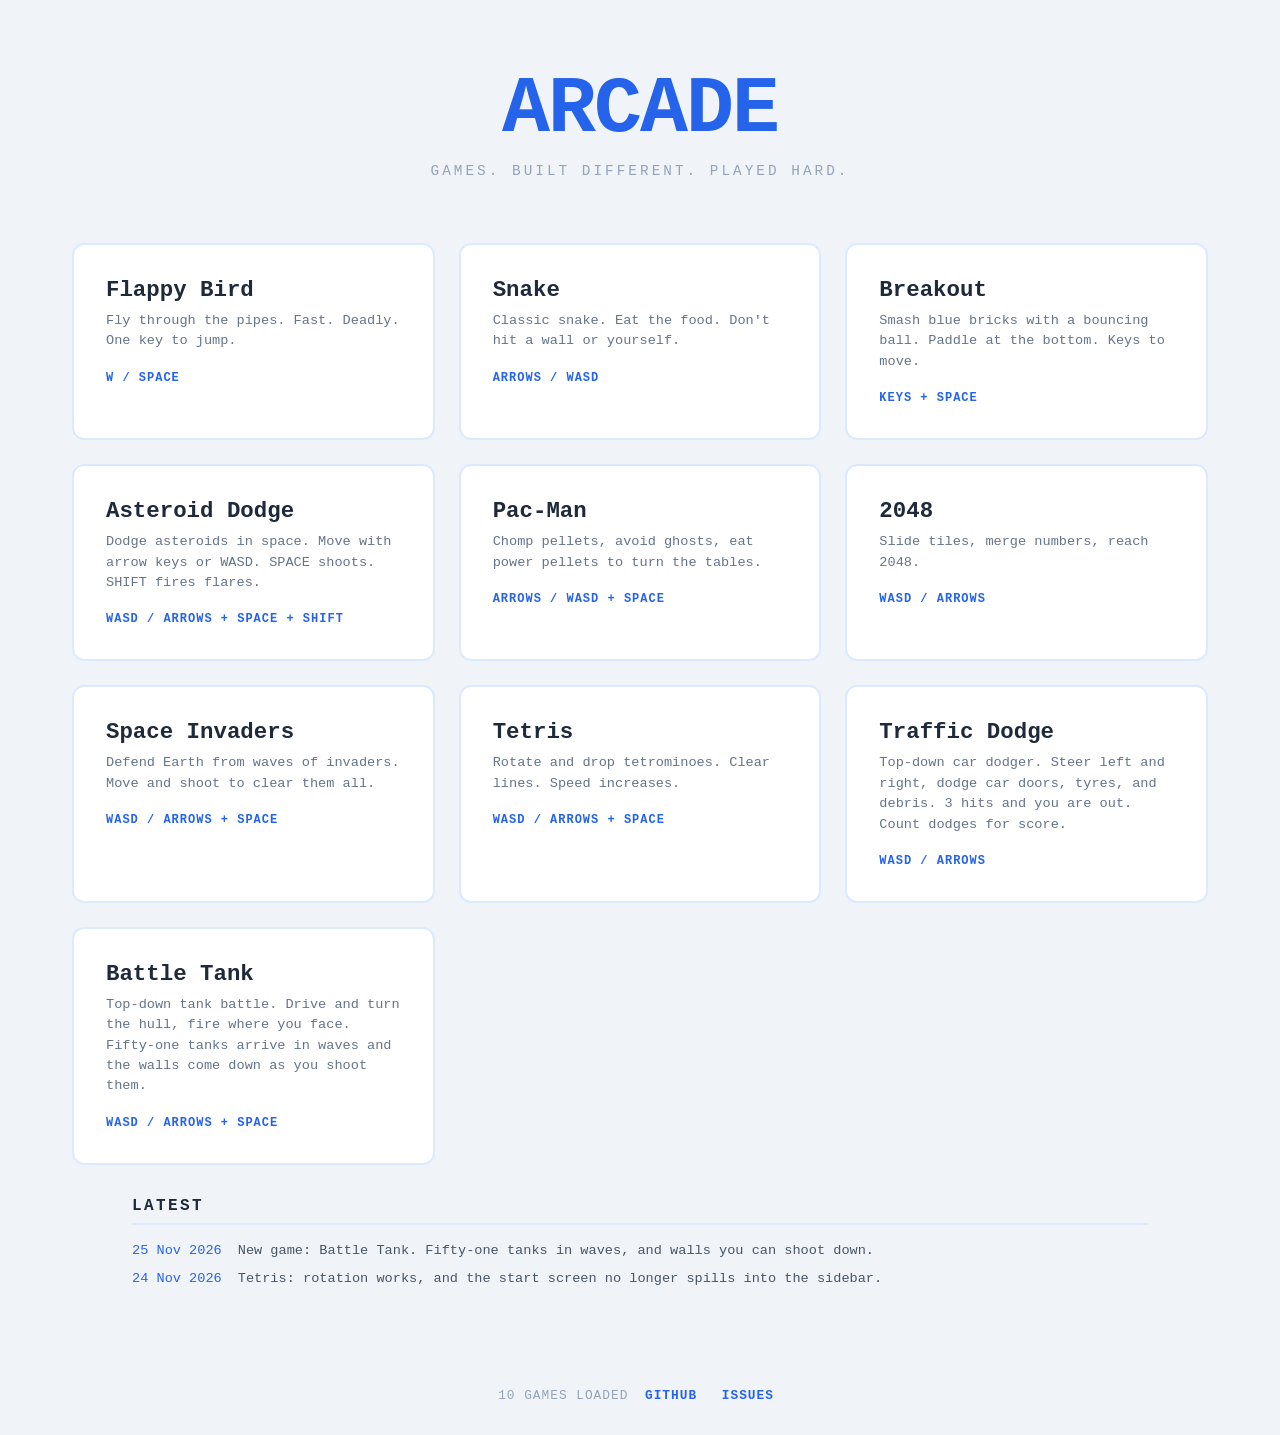
<file: index.html>
<!DOCTYPE html>
<html lang="en">
<head>
<meta charset="UTF-8">
<meta name="viewport" content="width=device-width, initial-scale=1.0">
<title>ARCADE</title>
<link rel="stylesheet" href="styles.css">
<link rel="icon" type="image/svg+xml" href="favicon.svg">
</head>
<body>
<header>
  <h1>ARCADE</h1>
  <p class="tagline">games. built different. played hard.</p>
</header>
<main id="game-grid"></main>

<section id="latest" aria-labelledby="latest-heading">
  <h2 id="latest-heading">Latest</h2>
  <ul id="latest-list"></ul>
</section>

<footer>
  <span id="game-count"></span> games loaded
  <span class="footer-links">
    <a href="https://github.com/usually-broken/arcade" target="_blank">GitHub</a>
    <a href="https://github.com/usually-broken/arcade/issues" target="_blank">Issues</a>
  </span>
</footer>
<script src="script.js"></script>
</body>
</html>
</file>
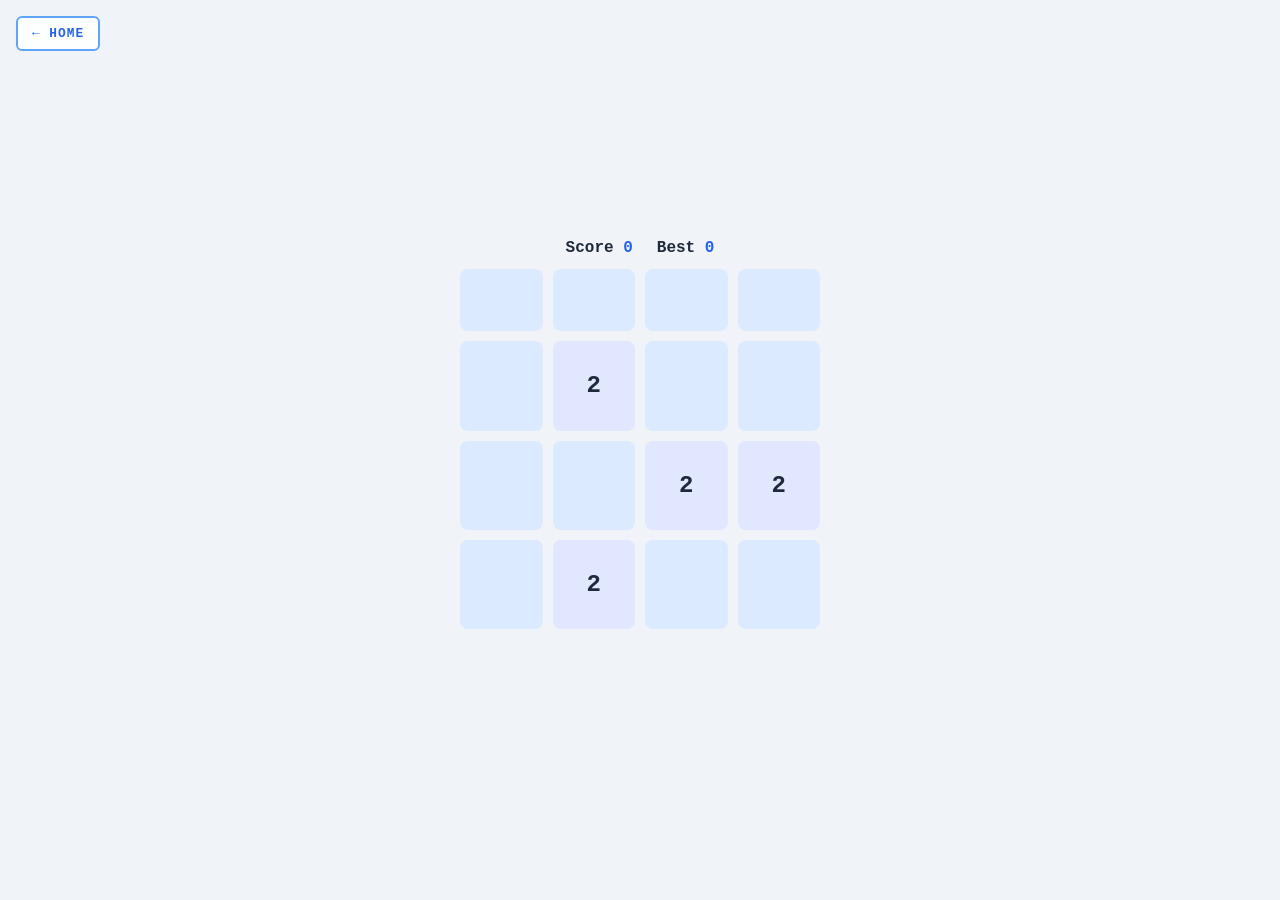
<file: 2048/index.html>
<!DOCTYPE html>
<html lang="en">
<head>
<meta charset="UTF-8">
<meta name="viewport" content="width=device-width, initial-scale=1.0">
<title>2048</title>
<link rel="stylesheet" href="styles.css">
</head>
<body>
<div class="game-wrap">
  <div class="score-bar">
    <span>Score <strong id="score">0</strong></span>
    <span>Best <strong id="best">0</strong></span>
  </div>
  <div id="grid"></div>
  <div id="status"></div>
</div>
<a href="../index.html" class="home-btn">← Home</a>
<script src="script.js"></script>
</body>
</html>
</file>
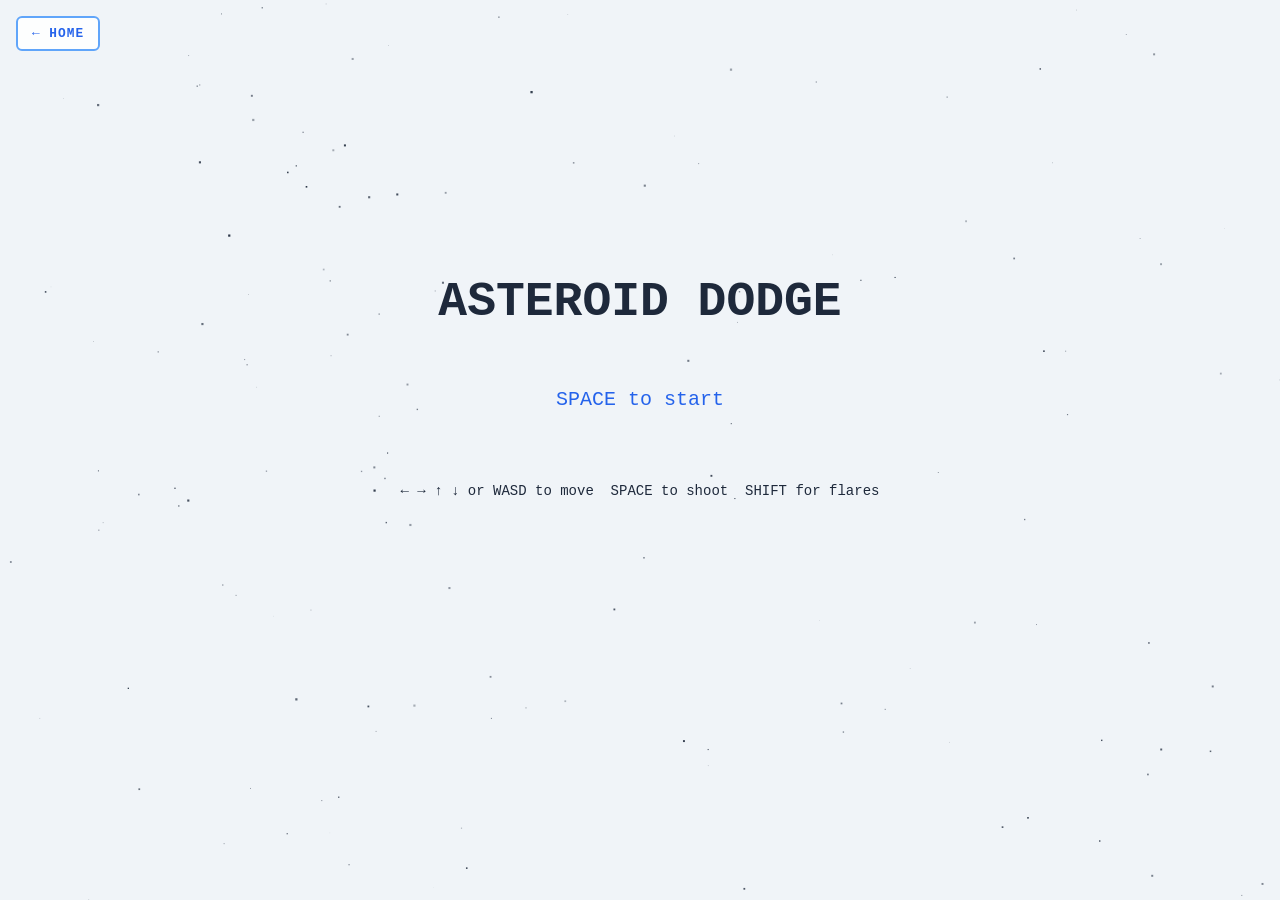
<file: asteroids/index.html>
<!DOCTYPE html>
<html lang="en">
<head>
<meta charset="UTF-8">
<meta name="viewport" content="width=device-width, initial-scale=1.0">
<title>Asteroid Dodge</title>
<link rel="stylesheet" href="styles.css">
</head>
<body>
<canvas id="c"></canvas>
<a href="../index.html" class="home-btn">← Home</a>
<script src="script.js"></script>
</body>
</html>
</file>
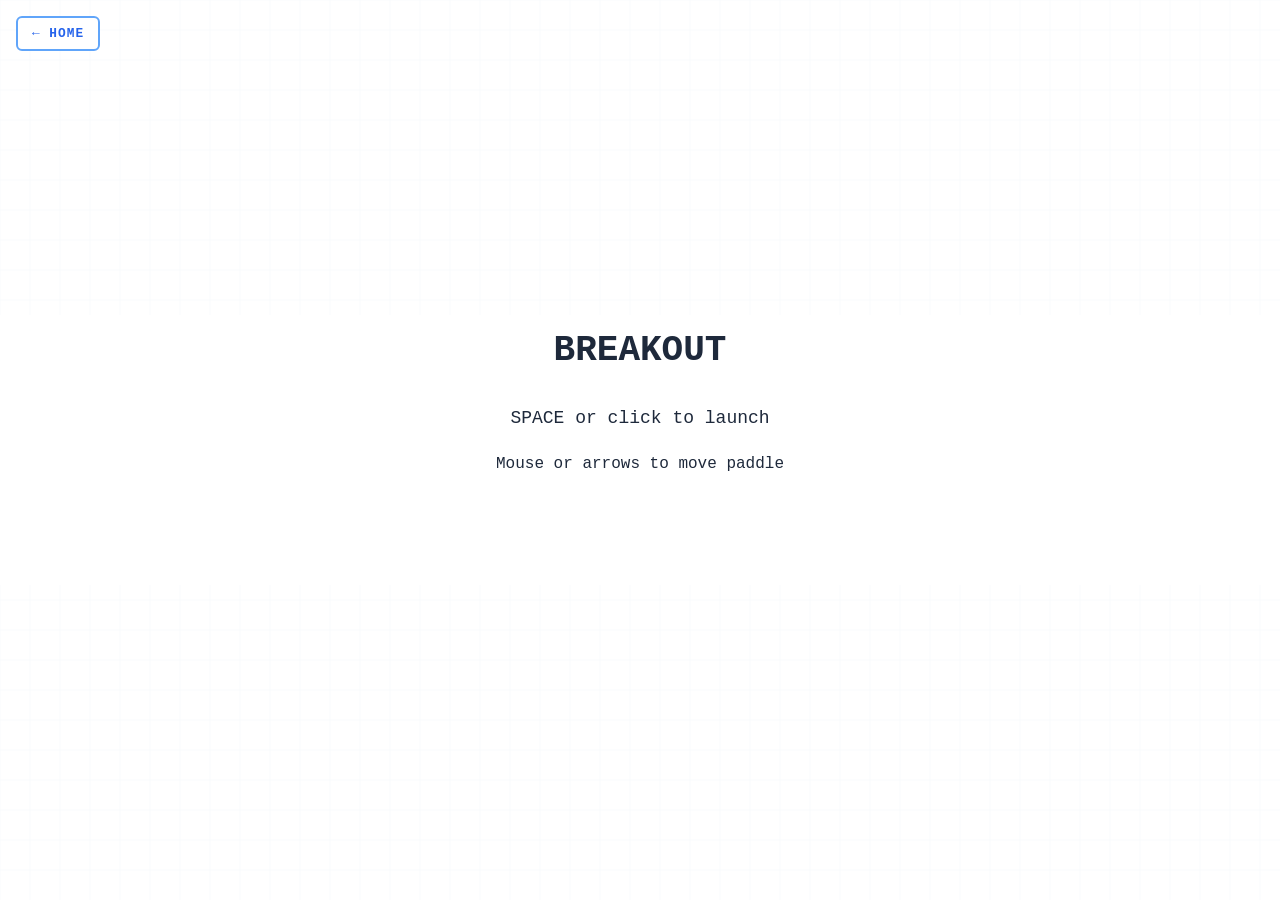
<file: breakout/index.html>
<!DOCTYPE html>
<html lang="en">
<head>
<meta charset="UTF-8">
<meta name="viewport" content="width=device-width, initial-scale=1.0">
<title>Breakout</title>
<link rel="stylesheet" href="styles.css">
</head>
<body>
<canvas id="c"></canvas>
<a href="../index.html" class="home-btn">← Home</a>
<script src="script.js"></script>
</body>
</html>
</file>
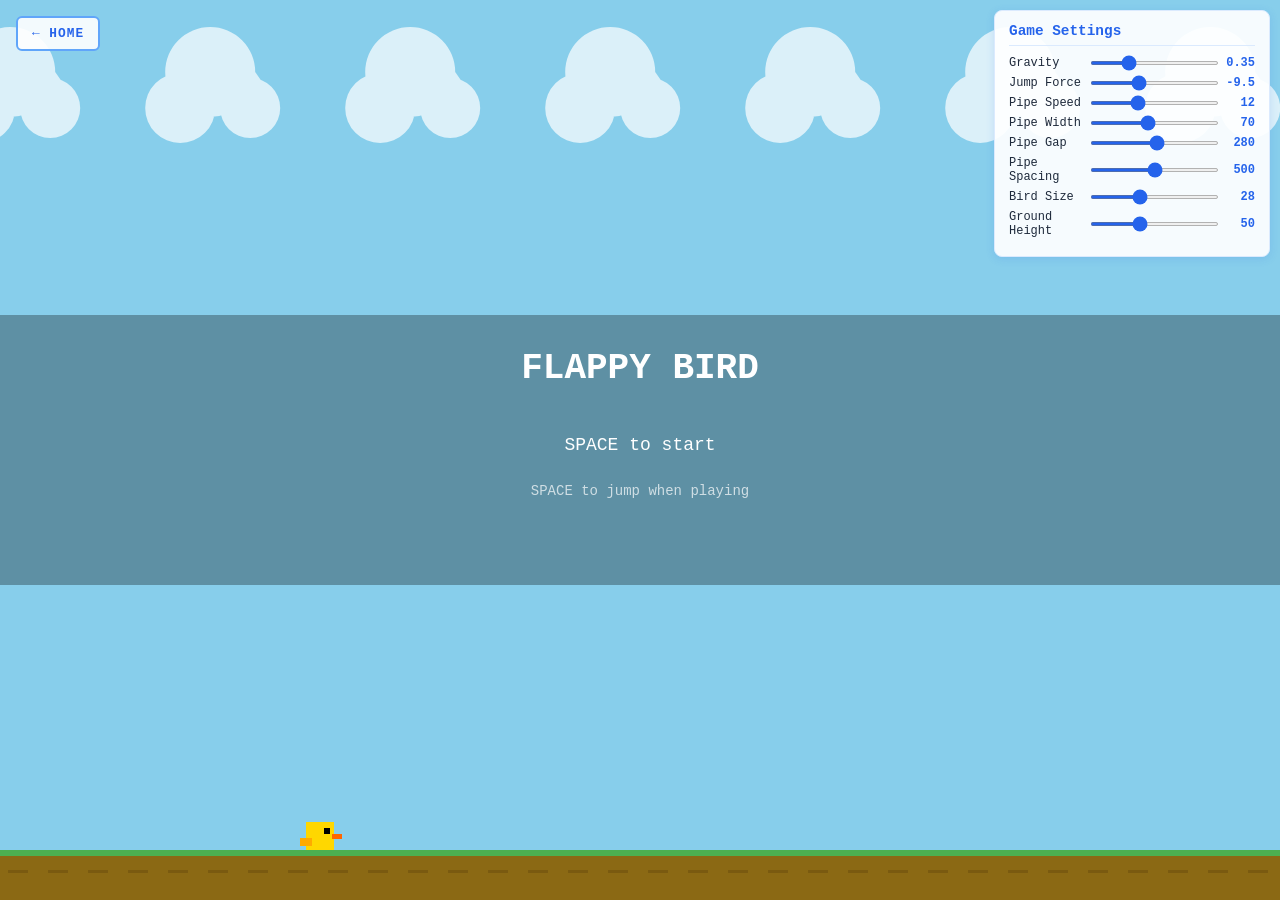
<file: flappy-bird/index.html>
<!DOCTYPE html>
<html lang="en">
<head>
<meta charset="UTF-8">
<meta name="viewport" content="width=device-width, initial-scale=1.0">
<title>Flappy Bird</title>
<link rel="stylesheet" href="styles.css">
</head>
<body>
<canvas id="c"></canvas>
<a href="../index.html" class="home-btn">← Home</a>
<script src="script.js"></script>
</body>
</html>
</file>
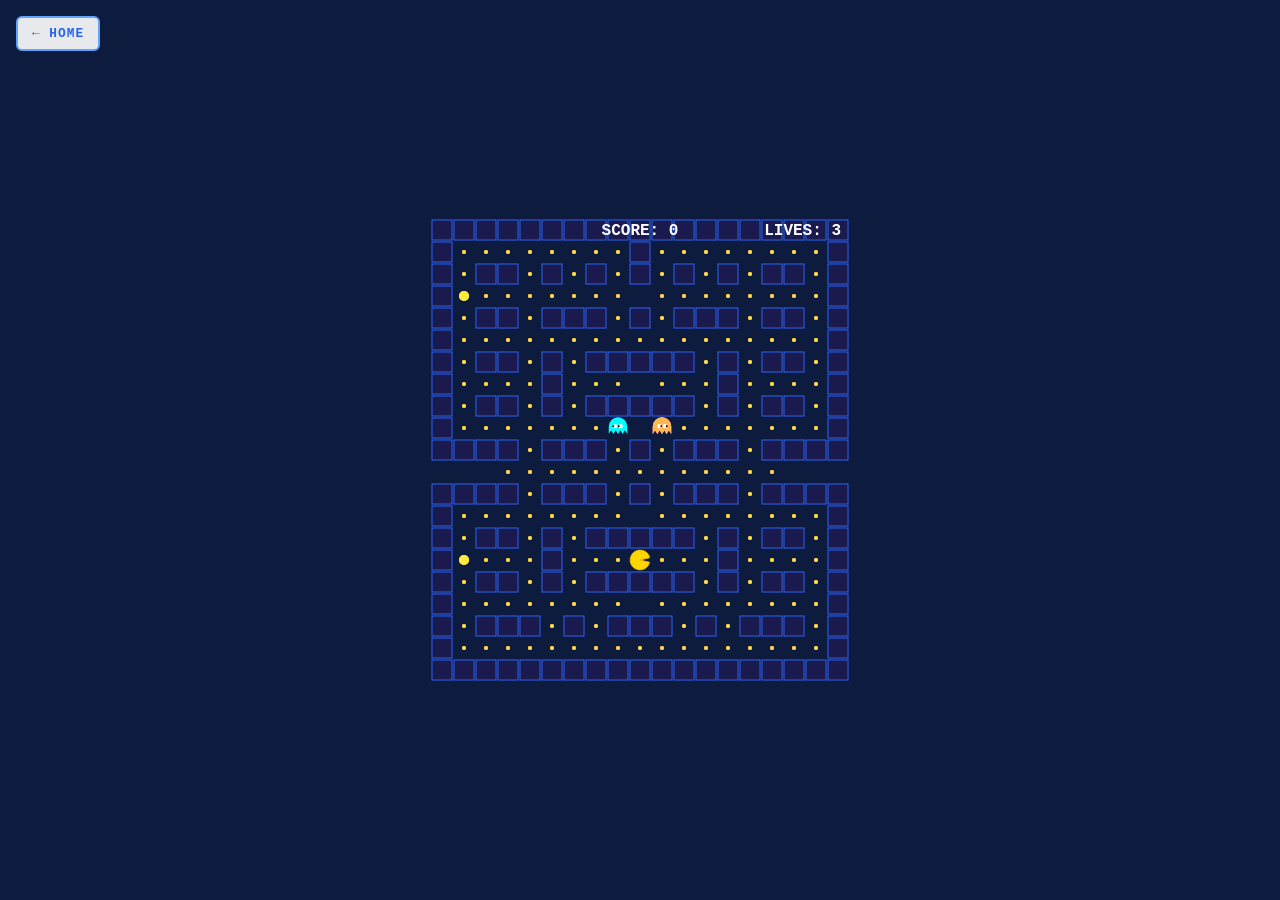
<file: pac-man/index.html>
<!DOCTYPE html>
<html lang="en">
<head>
<meta charset="UTF-8">
<meta name="viewport" content="width=device-width, initial-scale=1.0">
<title>Pac-Man</title>
<link rel="stylesheet" href="styles.css">
</head>
<body>
<canvas id="c"></canvas>
<a href="../index.html" class="home-btn">← Home</a>
<script src="script.js"></script>
</body>
</html>
</file>
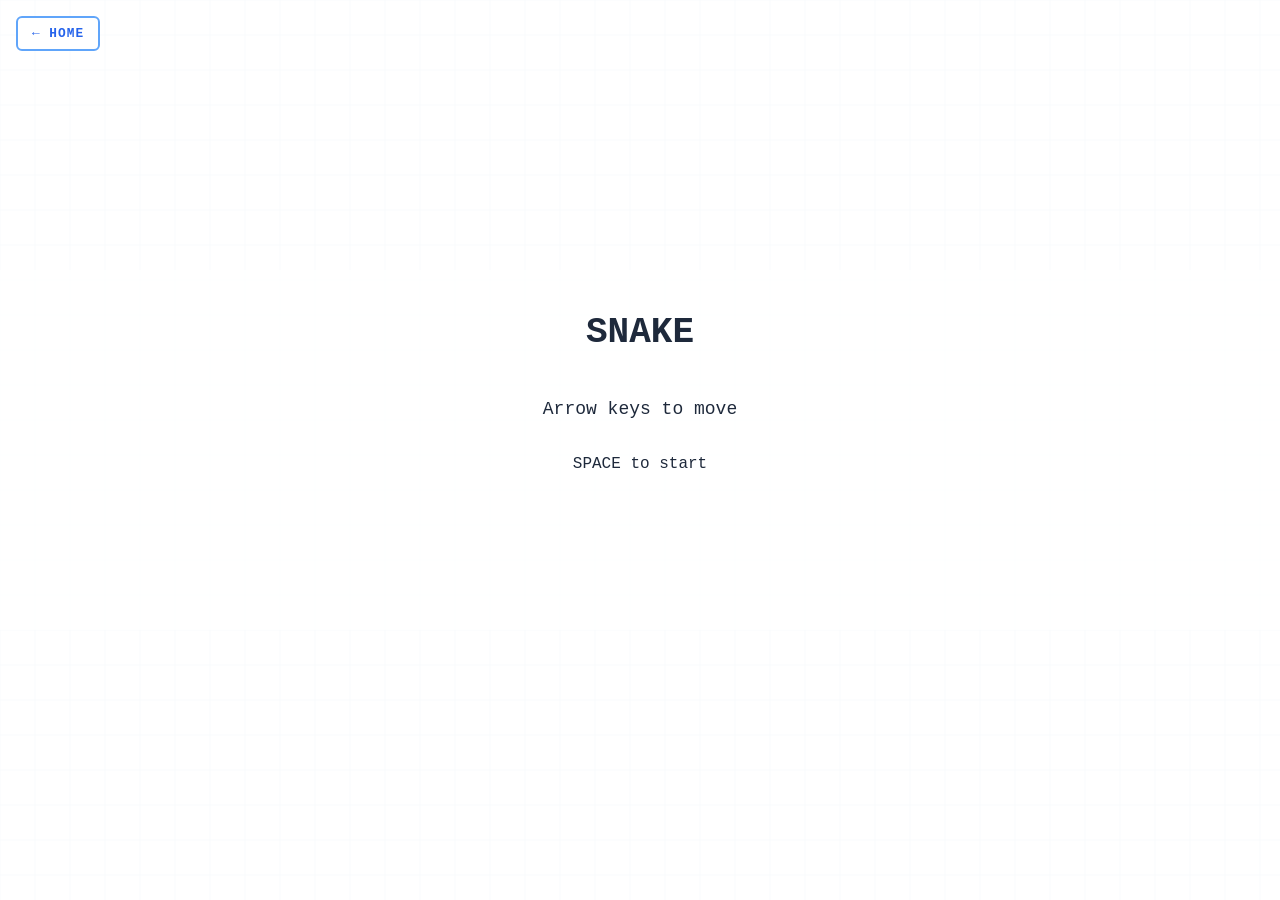
<file: snake/index.html>
<!DOCTYPE html>
<html lang="en">
<head>
<meta charset="UTF-8">
<meta name="viewport" content="width=device-width, initial-scale=1.0">
<title>Snake</title>
<link rel="stylesheet" href="styles.css">
</head>
<body>
<canvas id="c"></canvas>
<a href="../index.html" class="home-btn">← Home</a>
<script src="script.js"></script>
</body>
</html>
</file>
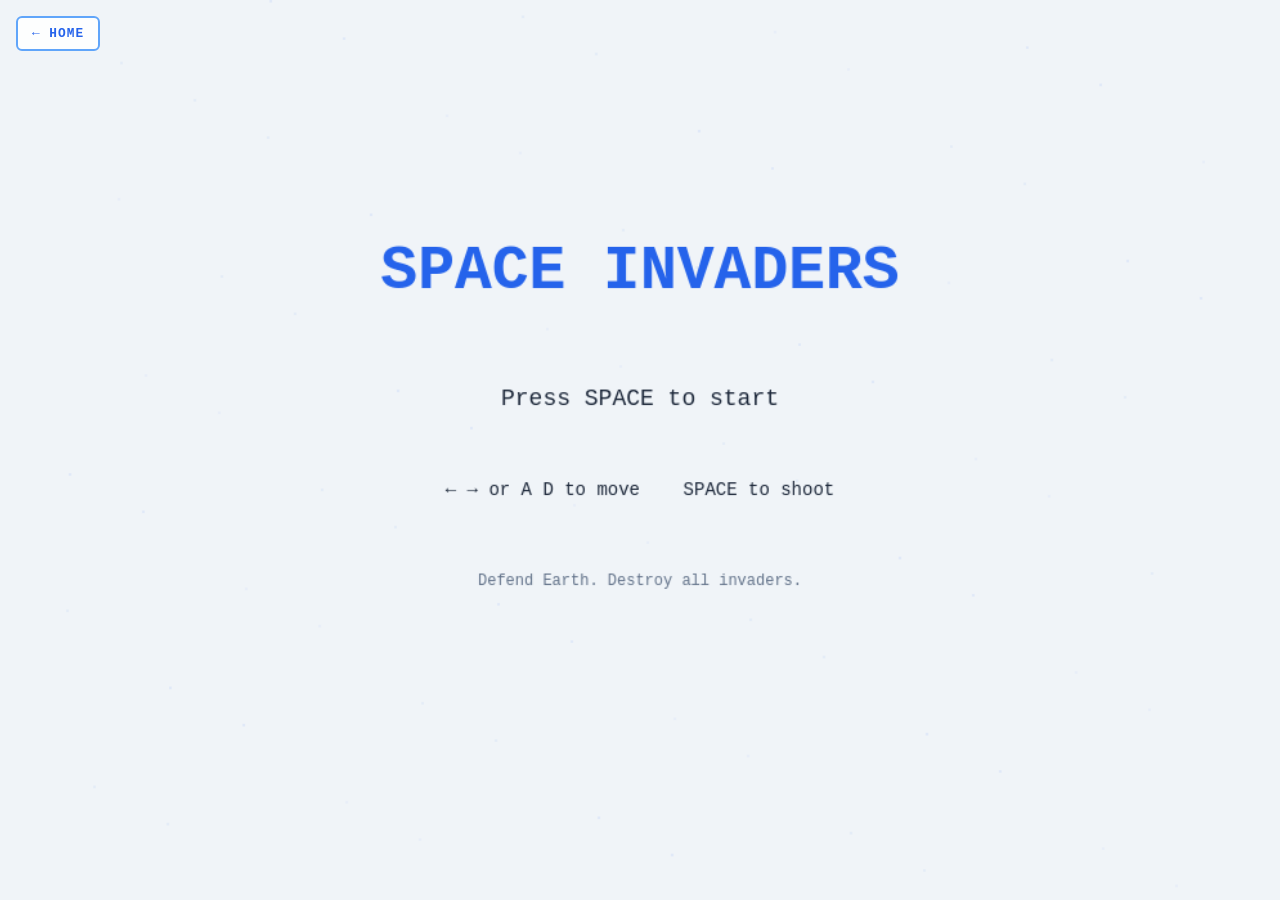
<file: space-invaders/index.html>
<!DOCTYPE html>
<html lang="en">
<head>
<meta charset="UTF-8">
<meta name="viewport" content="width=device-width, initial-scale=1.0">
<title>Space Invaders</title>
<link rel="stylesheet" href="styles.css">
</head>
<body>
<canvas id="c"></canvas>
<a href="../index.html" class="home-btn">← Home</a>
<script src="script.js"></script>
</body>
</html>
</file>
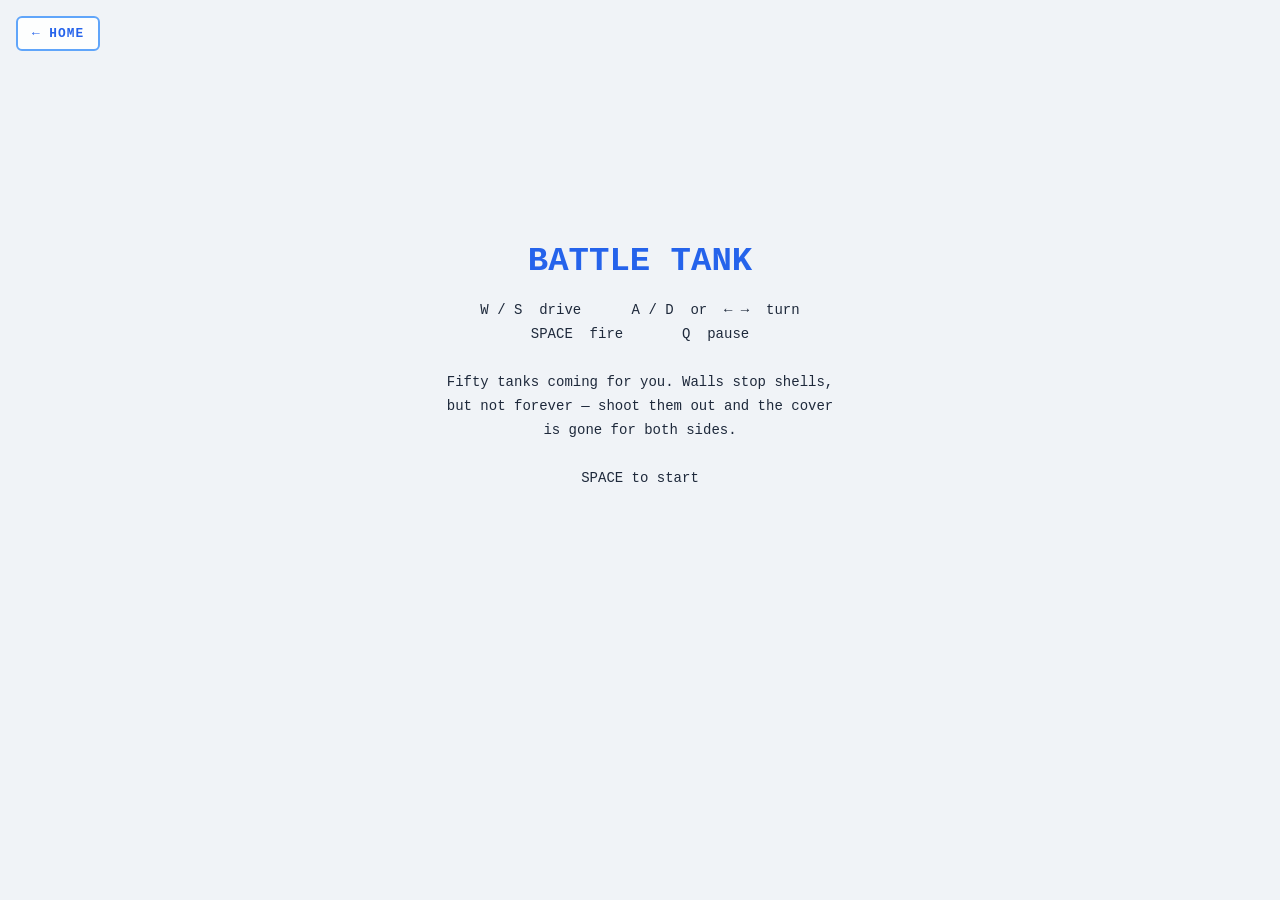
<file: tank/index.html>
<!DOCTYPE html>
<html lang="en">
<head>
<meta charset="UTF-8">
<meta name="viewport" content="width=device-width, initial-scale=1.0">
<title>Battle Tank</title>
<link rel="stylesheet" href="styles.css">
</head>
<body>
<canvas id="c"></canvas>
<a href="../index.html" class="home-btn">← Home</a>
<script src="script.js"></script>
</body>
</html>
</file>
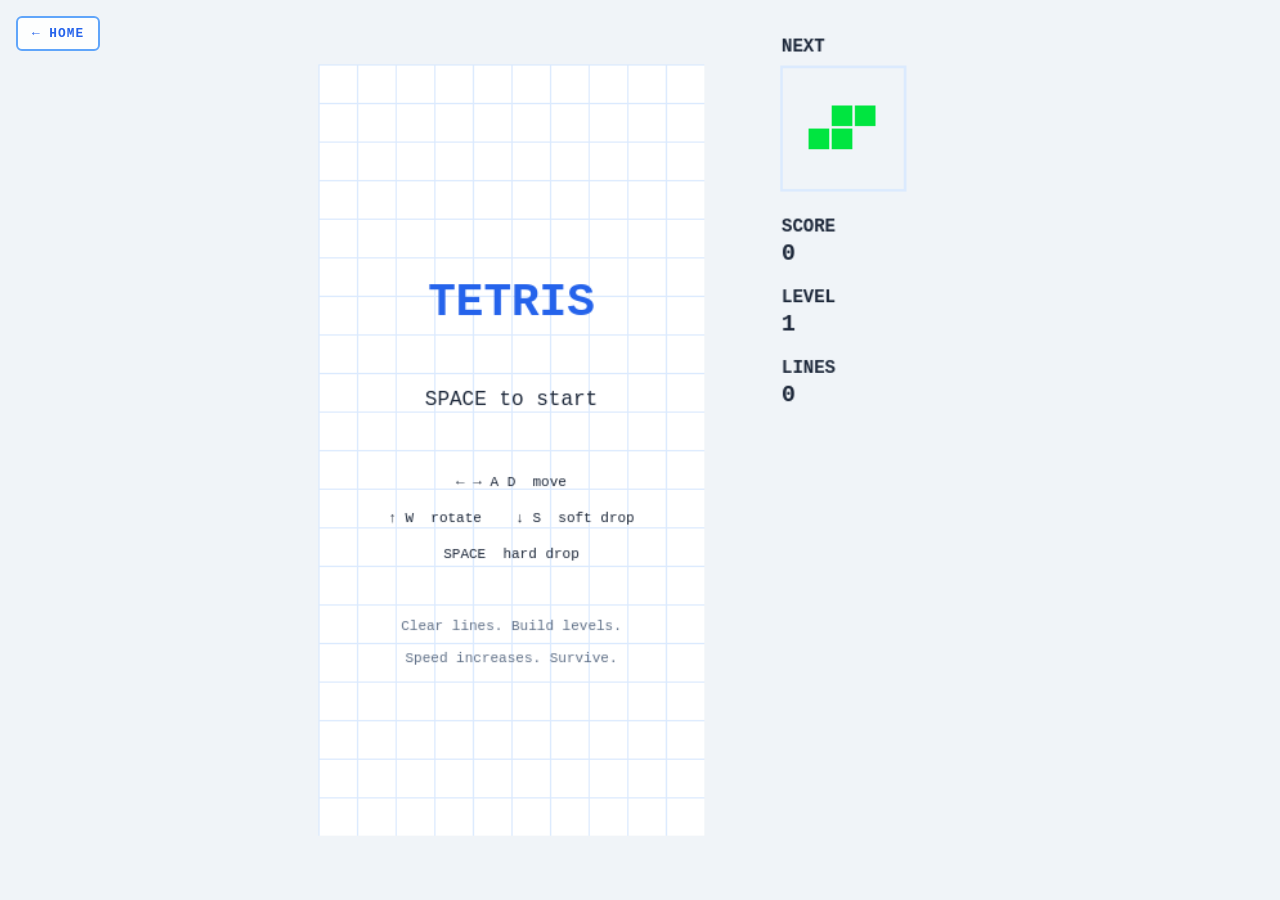
<file: tetris/index.html>
<!DOCTYPE html>
<html lang="en">
<head>
<meta charset="UTF-8">
<meta name="viewport" content="width=device-width, initial-scale=1.0">
<title>Tetris</title>
<link rel="stylesheet" href="styles.css">
</head>
<body>
<canvas id="c"></canvas>
<a href="../index.html" class="home-btn">← Home</a>
<script src="script.js"></script>
</body>
</html>
</file>
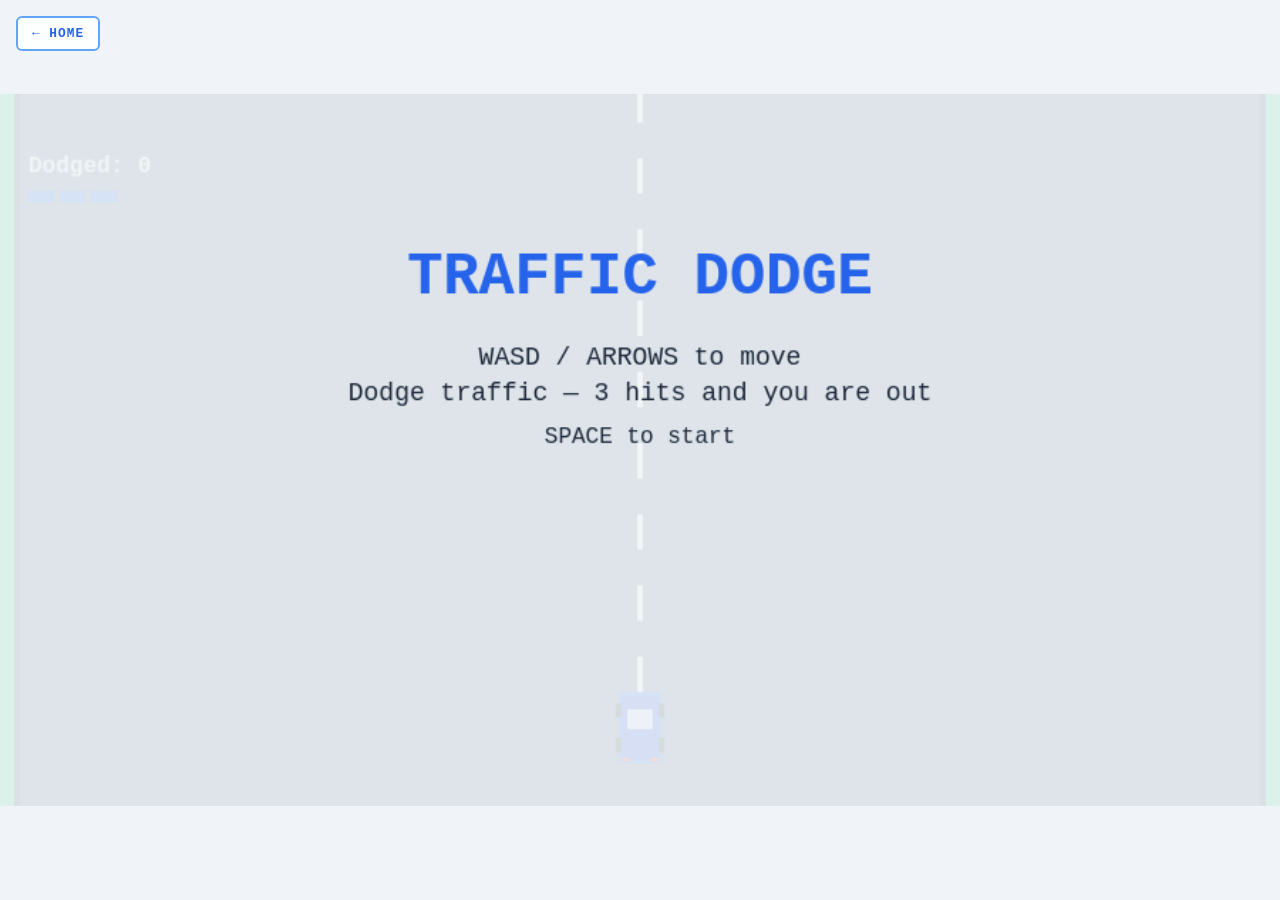
<file: traffic/index.html>
<!DOCTYPE html>
<html lang="en">
<head>
<meta charset="UTF-8">
<meta name="viewport" content="width=device-width, initial-scale=1.0">
<title>Traffic Dodge</title>
<link rel="stylesheet" href="styles.css">
</head>
<body>
<canvas id="c"></canvas>
<a href="../index.html" class="home-btn">← Home</a>
<script src="script.js"></script>
</body>
</html>
</file>
<file: styles.css>
* { margin: 0; padding: 0; box-sizing: border-box; }

body {
  background: #f0f4f8;
  color: #1e293b;
  font-family: 'Courier New', monospace;
  min-height: 100vh;
  overflow-x: hidden;
}

header {
  text-align: center;
  padding: 4rem 1rem 2rem;
}

header h1 {
  font-size: clamp(2.5rem, 8vw, 5rem);
  font-weight: 700;
  color: #2563eb;
  letter-spacing: -2px;
  text-transform: uppercase;
}

.tagline {
  margin-top: 0.5rem;
  color: #94a3b8;
  font-size: 0.9rem;
  letter-spacing: 3px;
  text-transform: uppercase;
}

#game-grid {
  display: grid;
  grid-template-columns: repeat(auto-fill, minmax(280px, 1fr));
  gap: 1.5rem;
  padding: 2rem;
  max-width: 1200px;
  margin: 0 auto;
}

.game-card {
  background: #ffffff;
  border: 2px solid #dbeafe;
  border-radius: 12px;
  padding: 2rem;
  cursor: pointer;
  transition: all 0.2s ease;
  position: relative;
  overflow: hidden;
  text-decoration: none;
  color: inherit;
  display: block;
}

.game-card:hover {
  border-color: #60a5fa;
  transform: translateY(-4px);
  box-shadow: 0 8px 30px rgba(37, 99, 235, 0.15);
}

.game-card .play-badge {
  position: absolute;
  top: 1rem;
  right: 1rem;
  background: #60a5fa;
  color: #fff;
  font-size: 0.7rem;
  font-weight: 700;
  padding: 4px 10px;
  border-radius: 4px;
  text-transform: uppercase;
  letter-spacing: 1px;
  opacity: 0;
  transform: translateX(10px);
  transition: all 0.2s ease;
}

.game-card:hover .play-badge {
  opacity: 1;
  transform: translateX(0);
}

.game-card h2 {
  font-size: 1.4rem;
  font-weight: 700;
  color: #1e293b;
  margin-bottom: 0.5rem;
}

.game-card .description {
  color: #64748b;
  font-size: 0.85rem;
  line-height: 1.5;
  margin-bottom: 1rem;
}

.game-card .controls {
  color: #2563eb;
  font-size: 0.75rem;
  text-transform: uppercase;
  letter-spacing: 1px;
  font-weight: 700;
}

footer {
  text-align: center;
  padding: 2rem;
  color: #94a3b8;
  font-size: 0.8rem;
  letter-spacing: 1px;
  text-transform: uppercase;
}

.footer-links a {
  color: #2563eb;
  text-decoration: none;
  margin: 0 0.5rem;
  font-weight: 700;
}

.footer-links a:hover {
  text-decoration: underline;
}

.loading {
  display: inline-block;
  width: 20px;
  height: 20px;
  border: 3px solid #e2e8f0;
  border-top-color: #2563eb;
  border-radius: 50%;
  animation: spin 0.8s linear infinite;
}

@keyframes spin {
  to { transform: rotate(360deg); }
}
/* Latest: what changed, in one line each. */
#latest {
  max-width: 1080px;
  margin: 0 auto 4rem;
  padding: 0 2rem;
  font-family: 'Courier New', monospace;
}

#latest h2 {
  font-size: 1rem;
  letter-spacing: 0.15em;
  text-transform: uppercase;
  color: #1e293b;
  border-bottom: 2px solid #dbeafe;
  padding-bottom: 0.5rem;
  margin-bottom: 0.75rem;
}

#latest ul {
  list-style: none;
  margin: 0;
  padding: 0;
}

#latest li {
  display: flex;
  gap: 1rem;
  padding: 0.4rem 0;
  font-size: 0.85rem;
  color: #475569;
}

#latest .when {
  color: #2563eb;
  white-space: nowrap;
}
</file>
<file: 2048/styles.css>
* { margin: 0; padding: 0; box-sizing: border-box; }
body { background: #f0f4f8; display: flex; justify-content: center; align-items: center; min-height: 100vh; font-family: 'Courier New', monospace; overflow: hidden; }
.game-wrap { display: flex; flex-direction: column; align-items: center; gap: 12px; }
.score-bar { display: flex; gap: 24px; font-size: 16px; font-weight: bold; color: #1e293b; }
.score-bar strong { color: #2563eb; }
#grid { display: grid; grid-template-columns: repeat(4, 1fr); gap: 10px; width: 360px; height: 360px; }
.cell { background: #dbeafe; border-radius: 8px; display: flex; justify-content: center; align-items: center; font-size: 24px; font-weight: bold; transition: background 0.1s; }
#status { color: #2563eb; font-size: 14px; font-weight: bold; min-height: 20px; }
.home-btn {
  position: absolute;
  top: 1rem;
  left: 1rem;
  z-index: 10;
  background: rgba(255,255,255,0.9);
  color: #2563eb;
  font-family: 'Courier New', monospace;
  font-size: 0.8rem;
  font-weight: 700;
  padding: 8px 14px;
  border: 2px solid #60a5fa;
  border-radius: 6px;
  cursor: pointer;
  text-decoration: none;
  text-transform: uppercase;
  letter-spacing: 1px;
  transition: all 0.15s ease;
}

.home-btn:hover {
  background: #2563eb;
  color: #fff;
  border-color: #2563eb;
}
</file>
<file: asteroids/styles.css>
* { margin: 0; padding: 0; box-sizing: border-box; }
body { overflow: hidden; background: #f0f4f8; display: flex; justify-content: center; align-items: center; height: 100vh; font-family: 'Courier New', monospace; }
canvas { display: block; image-rendering: pixelated; width: 100vw; height: 100vh; }

.home-btn {
  position: absolute;
  top: 1rem;
  left: 1rem;
  z-index: 10;
  background: rgba(255,255,255,0.9);
  color: #2563eb;
  font-family: 'Courier New', monospace;
  font-size: 0.8rem;
  font-weight: 700;
  padding: 8px 14px;
  border: 2px solid #60a5fa;
  border-radius: 6px;
  cursor: pointer;
  text-decoration: none;
  text-transform: uppercase;
  letter-spacing: 1px;
  transition: all 0.15s ease;
}

.home-btn:hover {
  background: #2563eb;
  color: #fff;
  border-color: #2563eb;
}
</file>
<file: breakout/styles.css>
* { margin: 0; padding: 0; box-sizing: border-box; }
body { overflow: hidden; background: #f0f4f8; display: flex; justify-content: center; align-items: center; height: 100vh; font-family: 'Courier New', monospace; }
canvas { display: block; image-rendering: pixelated; width: 100vw; height: 100vh; }

.home-btn {
  position: absolute;
  top: 1rem;
  left: 1rem;
  z-index: 10;
  background: rgba(255,255,255,0.9);
  color: #2563eb;
  font-family: 'Courier New', monospace;
  font-size: 0.8rem;
  font-weight: 700;
  padding: 8px 14px;
  border: 2px solid #60a5fa;
  border-radius: 6px;
  cursor: pointer;
  text-decoration: none;
  text-transform: uppercase;
  letter-spacing: 1px;
  transition: all 0.15s ease;
}

.home-btn:hover {
  background: #2563eb;
  color: #fff;
  border-color: #2563eb;
}
</file>
<file: flappy-bird/styles.css>
* { margin: 0; padding: 0; box-sizing: border-box; }
body { overflow: hidden; background: #87CEEB; display: flex; justify-content: center; align-items: center; height: 100vh; font-family: 'Courier New', monospace; }
canvas { display: block; image-rendering: pixelated; width: 100vw; height: 100vh; }

.home-btn {
  position: absolute;
  top: 1rem;
  left: 1rem;
  z-index: 10;
  background: rgba(255,255,255,0.9);
  color: #2563eb;
  font-family: 'Courier New', monospace;
  font-size: 0.8rem;
  font-weight: 700;
  padding: 8px 14px;
  border: 2px solid #60a5fa;
  border-radius: 6px;
  cursor: pointer;
  text-decoration: none;
  text-transform: uppercase;
  letter-spacing: 1px;
  transition: all 0.15s ease;
}

.home-btn:hover {
  background: #2563eb;
  color: #fff;
  border-color: #2563eb;
}
</file>
<file: pac-man/styles.css>
* { margin: 0; padding: 0; box-sizing: border-box; }
body { background: #0d1b3e; display: flex; justify-content: center; align-items: center; min-height: 100vh; font-family: Courier New, monospace; overflow: hidden; }
canvas { display: block; }
.home-btn {
  position: absolute;
  top: 1rem;
  left: 1rem;
  z-index: 10;
  background: rgba(255,255,255,0.9);
  color: #2563eb;
  font-family: 'Courier New', monospace;
  font-size: 0.8rem;
  font-weight: 700;
  padding: 8px 14px;
  border: 2px solid #60a5fa;
  border-radius: 6px;
  cursor: pointer;
  text-decoration: none;
  text-transform: uppercase;
  letter-spacing: 1px;
  transition: all 0.15s ease;
}

.home-btn:hover {
  background: #2563eb;
  color: #fff;
  border-color: #2563eb;
}
</file>
<file: snake/styles.css>
* { margin: 0; padding: 0; box-sizing: border-box; }
body { overflow: hidden; background: #f0f4f8; display: flex; justify-content: center; align-items: center; height: 100vh; font-family: 'Courier New', monospace; }
canvas { display: block; image-rendering: pixelated; width: 100vw; height: 100vh; }

.home-btn {
  position: absolute;
  top: 1rem;
  left: 1rem;
  z-index: 10;
  background: rgba(255,255,255,0.9);
  color: #2563eb;
  font-family: 'Courier New', monospace;
  font-size: 0.8rem;
  font-weight: 700;
  padding: 8px 14px;
  border: 2px solid #60a5fa;
  border-radius: 6px;
  cursor: pointer;
  text-decoration: none;
  text-transform: uppercase;
  letter-spacing: 1px;
  transition: all 0.15s ease;
}

.home-btn:hover {
  background: #2563eb;
  color: #fff;
  border-color: #2563eb;
}
</file>
<file: space-invaders/styles.css>
* { margin: 0; padding: 0; box-sizing: border-box; }
body { background: #f0f4f8; display: flex; justify-content: center; align-items: center; min-height: 100vh; font-family: 'Courier New', monospace; overflow: hidden; }
canvas { display: block; width: 100vw; height: 100vh; object-fit: contain; }
.home-btn {
  position: absolute;
  top: 1rem;
  left: 1rem;
  z-index: 10;
  background: rgba(255,255,255,0.9);
  color: #2563eb;
  font-family: 'Courier New', monospace;
  font-size: 0.8rem;
  font-weight: 700;
  padding: 8px 14px;
  border: 2px solid #60a5fa;
  border-radius: 6px;
  cursor: pointer;
  text-decoration: none;
  text-transform: uppercase;
  letter-spacing: 1px;
  transition: all 0.15s ease;
}
.home-btn:hover {
  background: #2563eb;
  color: #fff;
  border-color: #2563eb;
}
</file>
<file: tank/styles.css>
* { margin: 0; padding: 0; box-sizing: border-box; }
body { overflow: hidden; background: #f0f4f8; display: flex; justify-content: center; align-items: center; height: 100vh; font-family: 'Courier New', monospace; }
canvas { display: block; width: 100vw; height: 100vh; }

.home-btn {
  position: absolute;
  top: 1rem;
  left: 1rem;
  z-index: 10;
  background: rgba(255,255,255,0.9);
  color: #2563eb;
  font-family: 'Courier New', monospace;
  font-size: 0.8rem;
  font-weight: 700;
  padding: 8px 14px;
  border: 2px solid #60a5fa;
  border-radius: 6px;
  cursor: pointer;
  text-decoration: none;
  text-transform: uppercase;
  letter-spacing: 1px;
  transition: all 0.15s ease;
}

.home-btn:hover {
  background: #2563eb;
  color: #fff;
  border-color: #2563eb;
}
</file>
<file: tetris/styles.css>
* { margin: 0; padding: 0; box-sizing: border-box; }
body { background: #f0f4f8; display: flex; justify-content: center; align-items: center; min-height: 100vh; font-family: 'Courier New', monospace; overflow: hidden; }
canvas { display: block; width: 100vw; height: 100vh; object-fit: contain; }
.home-btn {
  position: absolute;
  top: 1rem;
  left: 1rem;
  z-index: 10;
  background: rgba(255,255,255,0.9);
  color: #2563eb;
  font-family: 'Courier New', monospace;
  font-size: 0.8rem;
  font-weight: 700;
  padding: 8px 14px;
  border: 2px solid #60a5fa;
  border-radius: 6px;
  cursor: pointer;
  text-decoration: none;
  text-transform: uppercase;
  letter-spacing: 1px;
  transition: all 0.15s ease;
}
.home-btn:hover {
  background: #2563eb;
  color: #fff;
  border-color: #2563eb;
}
</file>
<file: traffic/styles.css>
* {
  margin: 0;
  padding: 0;
  box-sizing: border-box;
}

body {
  background: #f0f4f8;
  overflow: hidden;
  font-family: 'Courier New', monospace;
}

canvas {
  display: block;
  width: 100vw;
  height: 100vh;
  object-fit: contain;
}

.home-btn {
  position: absolute;
  top: 1rem;
  left: 1rem;
  z-index: 10;
  background: rgba(255,255,255,0.9);
  color: #2563eb;
  font-family: 'Courier New', monospace;
  font-size: 0.8rem;
  font-weight: 700;
  padding: 8px 14px;
  border: 2px solid #60a5fa;
  border-radius: 6px;
  cursor: pointer;
  text-decoration: none;
  text-transform: uppercase;
  letter-spacing: 1px;
  transition: all 0.15s ease;
}

.home-btn:hover {
  background: #2563eb;
  color: #fff;
  border-color: #2563eb;
}
</file>
